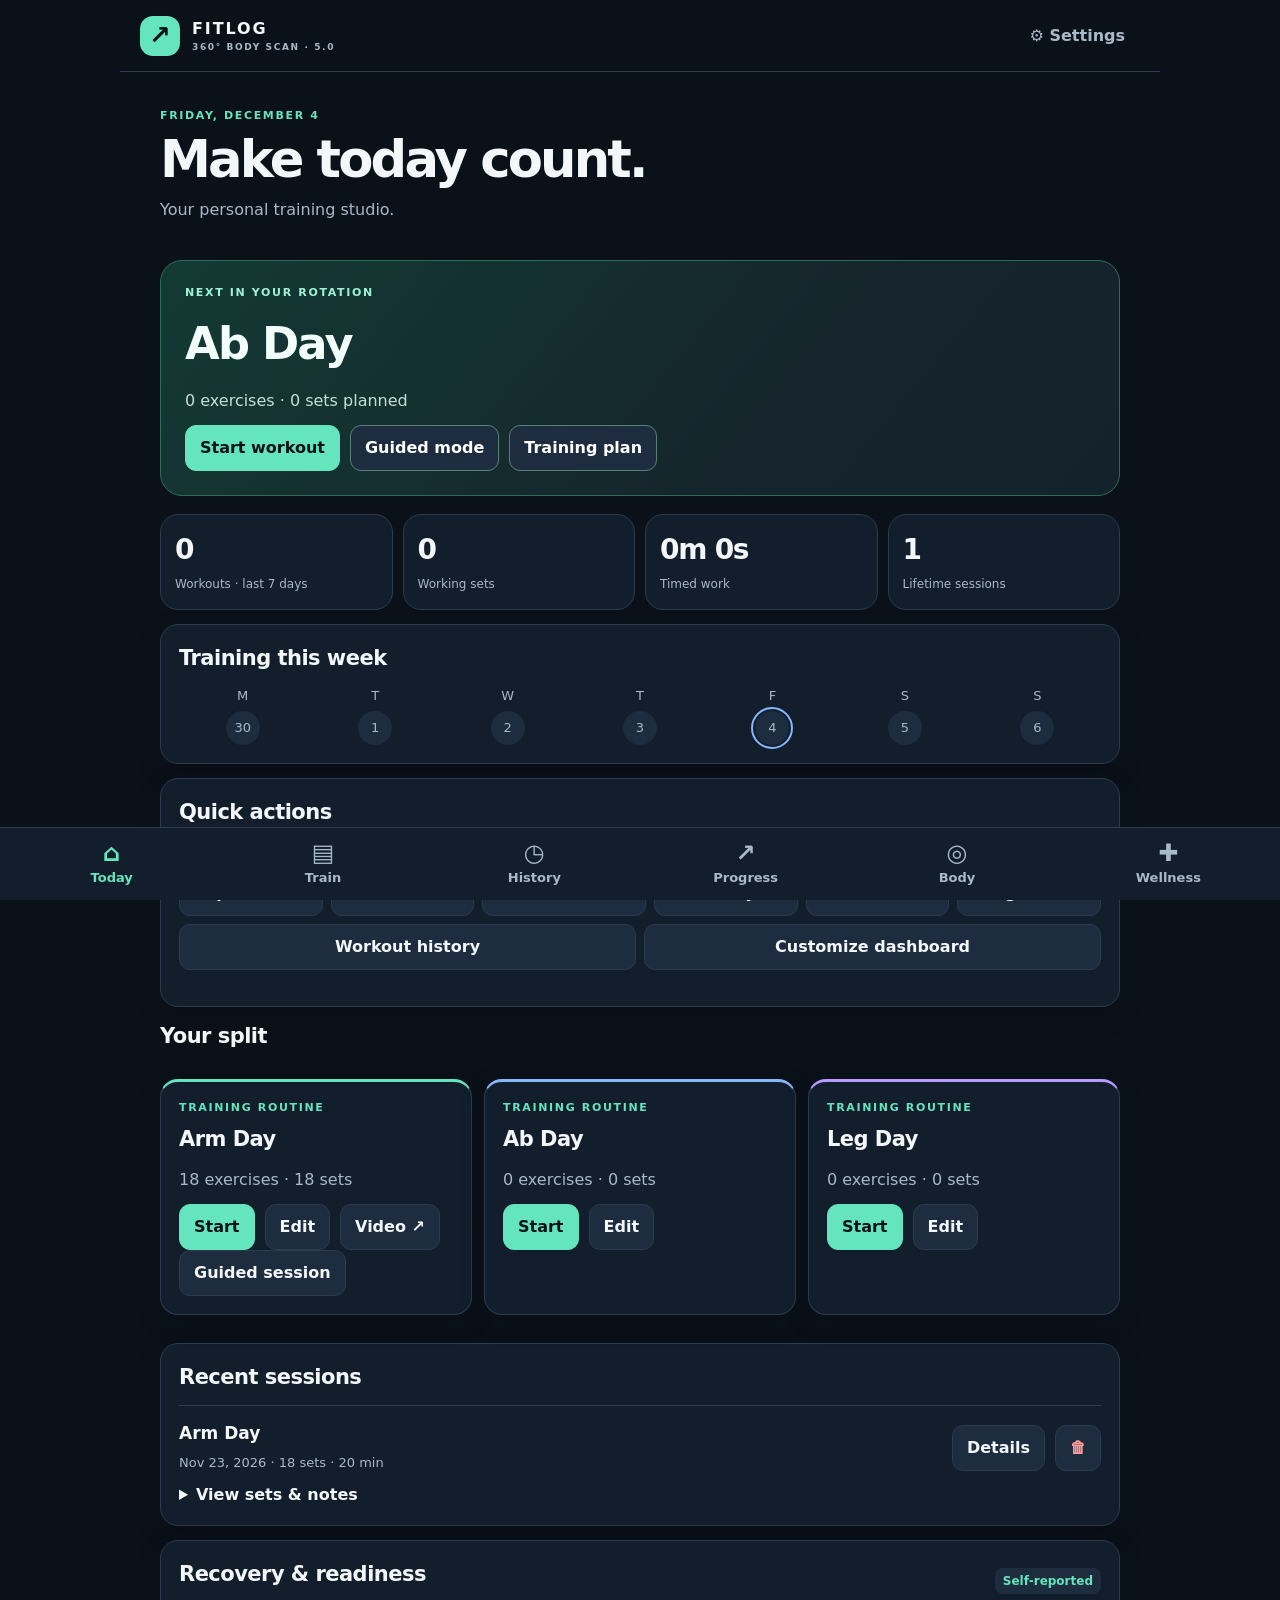
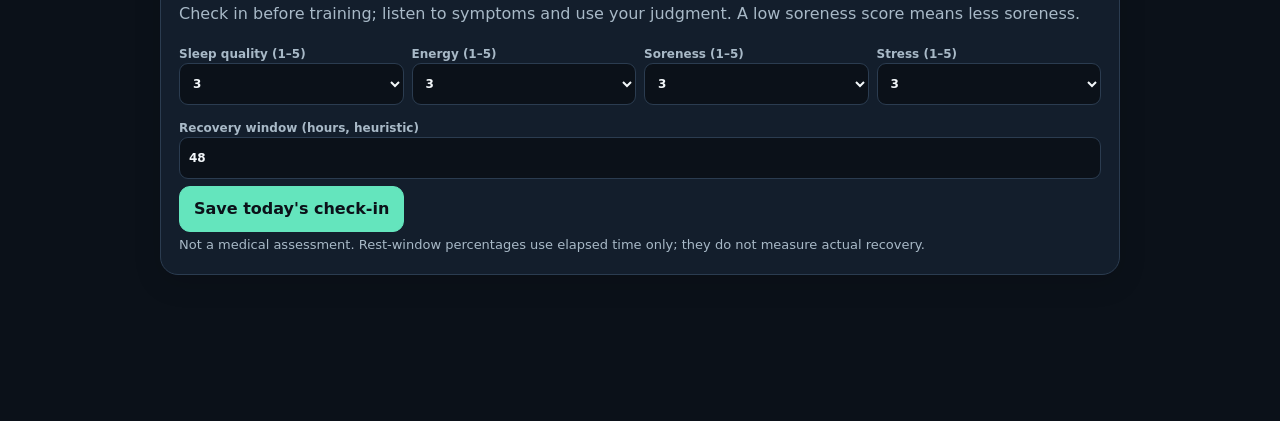
<file: index.html>
<!doctype html><html lang="en"><head><meta charset="utf-8"><meta name="viewport" content="width=device-width, initial-scale=1, viewport-fit=cover"><meta name="theme-color" content="#101820"><meta name="apple-mobile-web-app-capable" content="yes"><meta name="apple-mobile-web-app-status-bar-style" content="black-translucent"><style>[hidden]{display:none!important}</style><title>FitLog 5.0 — 360° Body Scan</title><link rel="manifest" href="manifest.webmanifest"><link rel="apple-touch-icon" href="icon-192.png"><link rel="stylesheet" href="style.css"><script src="app.js" defer></script><script src="library.js" defer></script><script src="pro.js" defer></script><script src="v3-core.js" defer></script><script src="v3-training.js" defer></script><script src="v3-ui.js" defer></script><script src="v3-sync.js" defer></script><link rel="stylesheet" href="v3.css"><link rel="stylesheet" href="body-studio.css"><script src="body-mesh.js" defer></script><script src="body-fit.js" defer></script><script src="body-view.js" defer></script><script src="body-studio.js" defer></script><link rel="stylesheet" href="scan.css"><script src="scan-core.js" defer></script><script src="scan-ui.js" defer></script></head><body><header><div class="brand"><span class="logo">↗</span><div>FITLOG <small>360° BODY SCAN · 5.0</small></div></div><button class="quiet" data-nav="settings" aria-label="Settings">⚙ Settings</button></header><main id="app" tabindex="-1"></main><aside id="timer" hidden></aside><nav id="nav" aria-label="Main navigation"><button data-nav="home"><span>⌂</span>Today</button><button data-nav="routines"><span>▤</span>Train</button><button data-nav="history"><span>◷</span>History</button><button data-nav="progress"><span>↗</span>Progress</button><button data-nav="body"><span>◎</span>Body</button><button data-nav="wellness"><span>✚</span>Wellness</button></nav><div id="toast" role="status" aria-live="polite"></div><input id="importFile" type="file" accept="application/json,.json" hidden><noscript>Enable JavaScript to use FitLog.</noscript></body></html>
</file>
<file: style.css>
:root{color-scheme:dark;--bg:#101820;--panel:#18252f;--panel2:#202f3b;--text:#f3f7fa;--muted:#a8b9c7;--line:#304350;--accent:#69e0bc;--blue:#7eb9ff;--warn:#ffc786;--danger:#ff9a9a;--shadow:0 10px 30px #0002;font:16px/1.5 system-ui,-apple-system,BlinkMacSystemFont,'Segoe UI',sans-serif}*{box-sizing:border-box}body{margin:0;background:var(--bg);color:var(--text);padding-bottom:calc(92px + env(safe-area-inset-bottom));}body.light{color-scheme:light;--bg:#f1f5f7;--panel:#fff;--panel2:#e8f0f4;--text:#102530;--muted:#526873;--line:#c6d5db;--accent:#087f67;--blue:#1768a5;--warn:#985400;--danger:#b52235;--shadow:0 8px 24px #2342}header{display:flex;align-items:center;justify-content:space-between;max-width:1040px;margin:auto;padding:20px 20px 12px}.brand{display:flex;align-items:center;gap:12px;font-weight:900;letter-spacing:.12em;line-height:1.2}.brand small{display:block;color:var(--muted);font-size:9px;letter-spacing:.18em;margin-top:4px}.logo{background:var(--accent);color:var(--bg);font-size:26px;display:grid;place-items:center;width:40px;height:40px;border-radius:13px;letter-spacing:0}main{max-width:1000px;margin:auto;padding:12px 20px 40px;outline:none}h1,h2,h3,p{margin:0 0 12px}h1{font-size:clamp(28px,5vw,42px);letter-spacing:-.045em;line-height:1.12}h2{font-size:21px;letter-spacing:-.025em}h3{font-size:17px}p{color:var(--muted)}small,.muted{color:var(--muted);font-size:13px}.eyebrow{font-size:11px;font-weight:800;letter-spacing:.15em;color:var(--accent);text-transform:uppercase;margin:0 0 8px}.panel{background:var(--panel);border:1px solid var(--line);border-radius:18px;padding:18px;margin:14px 0;box-shadow:var(--shadow)}.hero{background:linear-gradient(130deg,var(--panel2),var(--panel));border:1px solid var(--line);padding:22px;border-radius:22px;margin:18px 0}.row{display:flex;align-items:center;gap:10px;flex-wrap:wrap}.spread{justify-content:space-between}.grid{display:grid;grid-template-columns:repeat(auto-fit,minmax(min(100%,240px),1fr));gap:12px}.stats{display:grid;grid-template-columns:repeat(2,1fr);gap:10px;margin:14px 0}.stat{background:var(--panel);border:1px solid var(--line);border-radius:15px;padding:14px}.stat b{display:block;font-size:27px;letter-spacing:-.045em;font-variant-numeric:tabular-nums}.stat span{font-size:12px;color:var(--muted)}button,.button{font:inherit;font-weight:700;border:1px solid var(--line);border-radius:11px;padding:10px 14px;background:var(--panel2);color:var(--text);cursor:pointer;text-decoration:none;display:inline-flex;justify-content:center;align-items:center;gap:6px;min-height:44px}button:disabled{opacity:.45;cursor:not-allowed}button.primary,.button.primary{background:var(--accent);color:var(--bg);border-color:var(--accent)}button.quiet{background:transparent;color:var(--muted);border-color:transparent}.danger{color:var(--danger)}.full{width:100%}a{color:var(--blue)}label{display:block;color:var(--muted);font-size:12px;font-weight:650;margin:7px 0}input,select,textarea{display:block;width:100%;font:inherit;background:var(--bg);color:var(--text);border:1px solid var(--line);border-radius:9px;padding:9px;min-height:42px}input[type=checkbox]{width:22px;height:22px;min-height:0;accent-color:var(--accent)}textarea{resize:vertical;min-height:75px}input:focus,select:focus,textarea:focus,button:focus-visible,a:focus-visible{outline:2px solid var(--accent);outline-offset:2px}.fields{display:grid;grid-template-columns:repeat(auto-fit,minmax(105px,1fr));gap:8px}.fieldwide{grid-column:1/-1}.tag{display:inline-block;background:var(--panel2);color:var(--accent);border-radius:8px;padding:4px 8px;font-size:12px;font-weight:700}.routine{border-top:3px solid var(--accent)}.routine:nth-child(2){border-top-color:var(--blue)}.routine:nth-child(3){border-top-color:#b99aff}.exercise{border-top:1px solid var(--line);padding:15px 0}.exercise:last-child{padding-bottom:0}.exercise h3{margin-bottom:3px}.setgrid{display:grid;grid-template-columns:34px minmax(48px,1fr) minmax(48px,1fr) minmax(48px,1fr) 38px;gap:6px;align-items:center;margin:6px 0}.setgrid input{padding:6px;min-width:0;text-align:center}.setgrid .check{height:42px;padding:0;color:var(--muted)}.setgrid .check.done{background:var(--accent);color:var(--bg);border-color:var(--accent)}.setgrid.head{font-size:11px;color:var(--muted);text-align:center}.setextra{display:flex;gap:8px;align-items:center;padding-left:40px;margin-bottom:10px}.setextra label{flex:1;margin:0}.setextra select{font-size:13px;min-height:34px;padding:5px}.bar{height:9px;background:var(--panel2);border-radius:10px;overflow:hidden;margin:9px 0}.bar>span{display:block;background:var(--accent);height:100%;border-radius:10px}.cal{display:grid;grid-template-columns:repeat(7,1fr);gap:4px;text-align:center}.day{min-height:38px;padding:5px 0;border-radius:8px;background:var(--panel2);font-size:13px}.day.logged{background:var(--accent);color:var(--bg);font-weight:800}.day.today{outline:1px solid var(--blue)}.empty{padding:20px 0;color:var(--muted);text-align:center}.chart{display:flex;align-items:flex-end;height:150px;gap:5px;margin:15px 0 5px;border-bottom:1px solid var(--line)}.chart>div{flex:1;min-width:0;display:flex;flex-direction:column;align-items:center;justify-content:flex-end;height:100%}.chart i{display:block;width:65%;background:var(--accent);border-radius:6px 6px 0 0;min-height:0}.chart small{font-size:10px;white-space:nowrap}.chartlabels{display:flex;justify-content:space-between;color:var(--muted);font-size:12px}nav{position:fixed;bottom:0;left:0;right:0;display:flex;justify-content:center;background:var(--panel);border-top:1px solid var(--line);padding:6px 6px calc(7px + env(safe-area-inset-bottom));z-index:5}nav button{flex:1;max-width:220px;display:flex;flex-direction:column;gap:1px;border:0;background:transparent;font-size:11px;color:var(--muted);padding:6px}nav button span{font-size:24px;line-height:1.1}nav button.active{color:var(--accent)}#timer{position:fixed;bottom:calc(76px + env(safe-area-inset-bottom));left:50%;transform:translateX(-50%);width:min(95%,540px);z-index:8;border:1px solid var(--accent);background:var(--panel);box-shadow:0 5px 30px #0005;border-radius:15px;padding:12px}#timer strong{font-size:27px;font-variant-numeric:tabular-nums}#toast{position:fixed;bottom:calc(84px + env(safe-area-inset-bottom));left:50%;transform:translateX(-50%);background:var(--accent);color:var(--bg);padding:10px 15px;border-radius:10px;z-index:10;display:none;width:max-content;max-width:90vw;font-weight:700;font-size:14px}details summary{cursor:pointer;font-weight:700}details{margin-top:9px}.nowrap{white-space:nowrap}.notice{border-left:3px solid var(--warn);padding:9px 12px;background:var(--panel2);border-radius:8px;font-size:13px;color:var(--muted)}.linkrow{overflow-wrap:anywhere}.sep{border-top:1px solid var(--line);margin:12px 0}body.timer-open{padding-bottom:190px}@media(min-width:650px){.stats{grid-template-columns:repeat(4,1fr)}.setgrid{grid-template-columns:60px repeat(3,minmax(85px,1fr)) 54px}.setextra{padding-left:66px}}@media(max-width:390px){main{padding-left:12px;padding-right:12px}.panel{padding:12px}.setgrid{gap:4px}.setextra{padding-left:0}}
/* FitLog Pro design system */
:root{--bg:#0b1119;--panel:#131e2c;--panel2:#1d2c3e;--line:#2b3c50;--accent:#64e5bd;--blue:#85b8ff;--map-empty:#53647a;--map-mid:#e0a74c;--map-high:#36bc95;--shadow:0 8px 28px #0002}body.light{--map-empty:#c2cdd6;--map-mid:#c48c20;--map-high:#159d76}header{position:sticky;top:0;background:var(--bg);z-index:4;padding-top:calc(13px + env(safe-area-inset-top));border-bottom:1px solid var(--line)}main{padding-top:24px}.hero{background:radial-gradient(ellipse at 90% 10%,#398b7c22,transparent 75%),var(--panel);border:1px solid #3f837a80;position:relative;padding:24px}.hero h2{font-size:clamp(26px,5vw,38px)}.panel,.stat{border-radius:18px}.stat b{font-size:clamp(20px,4vw,28px)}.quick-actions{display:grid;grid-template-columns:repeat(2,1fr);gap:8px;margin:18px 0}.library-grid{display:grid;grid-template-columns:repeat(auto-fit,minmax(min(100%,245px),1fr));gap:10px}.lib-card{display:flex;align-items:flex-start;flex-direction:column;margin:0;gap:6px}.lib-card h3,.lib-card p{margin:0}.lib-card p{font-size:14px;flex:1}.lib-card button{width:100%;margin-top:5px}.coach{padding:12px;border-left:3px solid var(--accent);background:var(--panel2);border-radius:8px;margin:12px 0;font-size:14px}.pro-extras{margin:14px 0}.pro-extras summary{color:var(--accent)}.pro-extras button{font-size:13px}.equipment-list,.goal-grid{display:grid;grid-template-columns:repeat(2,1fr);gap:10px}.goal-row{background:var(--panel2);border-radius:12px;padding:10px}.map-pair{display:grid;grid-template-columns:1fr 1fr;gap:12px;max-width:530px;margin:12px auto;text-align:center}.muscle-svg{display:block;width:100%;max-height:320px}.muscle-svg [role=button]{cursor:pointer;outline:none}.muscle-svg [role=button]:hover,.muscle-svg [role=button]:focus{stroke:var(--accent);stroke-width:4px}.legend{justify-content:center;font-size:12px;color:var(--muted)}.legend span{display:flex;align-items:center;gap:5px}.legend i{width:12px;height:12px;border-radius:3px;display:inline-block}.map-none{background:var(--map-empty)}.map-mid{background:var(--map-mid)}.map-high{background:var(--map-high)}.guide-card{text-align:center}.guide-card h2{margin-bottom:3px}.guide-card label{text-align:left}.timer-ring{width:170px;height:170px;margin:18px auto;border:8px solid var(--accent);border-radius:50%;display:flex;flex-direction:column;justify-content:center;align-items:center;box-shadow:0 0 30px #64e5bd18}.timer-ring strong{font-size:44px;font-variant-numeric:tabular-nums;letter-spacing:-.06em}.timer-ring span{font-size:12px;letter-spacing:.18em;color:var(--muted)}.center{justify-content:center}.video-panel iframe{display:block;width:100%;aspect-ratio:16/9;border:0;border-radius:12px}.photo-grid{display:grid;grid-template-columns:repeat(2,minmax(0,1fr));gap:12px;margin:12px 0}.photo-card{background:var(--panel2);padding:8px;border-radius:12px;overflow:hidden}.photo-grid img{display:block;width:100%;aspect-ratio:3/4;object-fit:contain;background:var(--bg);border-radius:9px}.photo-card button{min-height:34px;font-size:12px;padding:5px}.report-table{border-collapse:collapse;width:100%;font-size:13px;margin:10px 0 20px}.report-table th,.report-table td{text-align:left;padding:7px 6px;border-bottom:1px solid var(--line);overflow-wrap:anywhere}.report-table th{color:var(--muted)}.report-table tr{break-inside:avoid}#printReport{padding:15px;background:var(--panel);border-radius:15px;margin-top:12px}#app{min-height:70vh}.chart{overflow:hidden}.chart small{max-width:100%;overflow:hidden}.chart>div{min-width:0}.stats{grid-template-columns:repeat(2,minmax(0,1fr))}@media(min-width:650px){.stats{grid-template-columns:repeat(4,minmax(0,1fr))}.goal-grid{grid-template-columns:repeat(3,1fr)}.quick-actions{grid-template-columns:repeat(4,1fr)}.photo-grid{grid-template-columns:repeat(3,minmax(0,1fr))}.photo-grid.compare{grid-template-columns:repeat(2,minmax(0,1fr))}}@media print{body{background:#fff!important;color:#17232c!important;padding:0!important;--bg:#fff;--panel:#fff;--panel2:#edf1f4;--line:#ccd4da;--text:#17232c;--muted:#495866;--accent:#176e61;--shadow:none}body.report-mode header,body.report-mode nav,body.report-mode #timer,body.report-mode #toast,body.report-mode .no-print{display:none!important}main{max-width:none;padding:0}#printReport{margin:0;padding:0;background:white}h2{break-after:avoid}.stats{grid-template-columns:repeat(4,1fr)}.stat{padding:8px;break-inside:avoid}p{color:#495866}table{page-break-inside:auto}@page{margin:14mm}}
.week-strip{display:grid;grid-template-columns:repeat(7,minmax(0,1fr));gap:5px;text-align:center}.week-strip>div{display:flex;flex-direction:column;align-items:center;gap:5px}.week-strip span{width:34px;height:34px;display:grid;place-items:center;border-radius:50%;background:var(--panel2);font-size:13px;color:var(--muted)}.week-strip span.logged{background:var(--accent);color:var(--bg);font-weight:800}.week-strip span.today{outline:2px solid var(--blue);outline-offset:2px}
</file>
<file: v3.css>
:root{--v3-accent:#68e5bb}.dash-title{padding:12px 0 8px}.dash-title h1{font-size:clamp(2rem,6vw,3.2rem);letter-spacing:-.055em;line-height:1.05}.dash-hero{position:relative;overflow:hidden;background:linear-gradient(130deg,#133a35,#16252b 66%,#14222c);color:#f3fff9;border-color:#2c6c59}.dash-hero h2{font-size:clamp(1.9rem,5vw,2.8rem);letter-spacing:-.04em}.dash-hero .eyebrow{color:#9ff3d5}.dash-hero p{color:#c8dfd8}.dash-hero button:not(.primary){color:#fff;border-color:#568274}.history-row{padding-top:10px;border-bottom:1px solid var(--line,#35444a)}.select-log{font-size:.8rem;opacity:.8}.set-v3{margin:4px 0 12px;padding:8px;border-radius:8px}.achievement{padding:12px;border:1px solid #78838b;border-radius:10px}.achievement.earned{border-color:#39b38d;color:#37b18b}.timeline-img,.photo-overlay{position:relative;max-width:420px;aspect-ratio:3/4;overflow:hidden;background:#17212a;border-radius:12px}.timeline-img img,.photo-overlay img{width:100%;height:100%;object-fit:contain}.photo-overlay img{position:absolute;inset:0}.photo-overlay{margin-top:10px}#nav button{min-width:0;font-size:clamp(9px,2.7vw,13px);padding-inline:3px}.quick-actions{display:flex;flex-wrap:wrap;gap:8px}.quick-actions button{flex:1 1 125px}.row input[type=checkbox]{flex:none;width:18px;height:18px}.light .dash-hero{background:linear-gradient(120deg,#164e44,#20313d)}@media(max-width:420px){.history-row .row{flex-wrap:wrap}.set-v3 .fields{grid-template-columns:1fr 1fr}#nav{padding-inline:4px}}@media print{.achievement{color:#111!important}.no-print{display:none!important}.panel{break-inside:avoid}}
.heatmap{display:grid;grid-template-columns:repeat(7,1fr);gap:5px;margin:10px 0}.heatmap div{border:1px solid #64747c;border-radius:7px;text-align:center;padding:7px 0;font-size:.8rem}.heatmap .trained{background:#26735c;color:white;border-color:#54bb98}
</file>
<file: body-studio.css>
.bs-launch{background:linear-gradient(135deg,#183f48,#18312f);color:#f1faf9;border-color:#39776e}.bs-launch p{color:#cae7df}.bs-banner{background:linear-gradient(140deg,var(--panel),var(--panel2))}.bs-layout{display:grid;grid-template-columns:minmax(0,1.35fr) minmax(0,1fr);gap:14px;align-items:start}.bs-layout .panel{margin-top:0}.bs-stage{position:relative;border-radius:14px;overflow:hidden;background:#111823;border:1px solid #334553}.bs-stage canvas{width:100%;height:clamp(390px,62vh,650px);display:block;touch-action:none;cursor:grab}.bs-stage canvas:active{cursor:grabbing}.bs-stage canvas:focus-visible{outline:3px solid var(--accent);outline-offset:-4px}.bs-stage-tag{position:absolute;top:12px;left:12px;color:#bdd3e1;background:#111823b0;font-size:10px;letter-spacing:.13em;border-radius:5px;padding:5px 7px;pointer-events:none}.bs-controls{margin-top:10px;flex-wrap:wrap;gap:6px}.bs-controls button{padding:7px 10px;min-height:40px}.bs-region{border-top:1px solid var(--line);margin-top:12px;padding-top:12px}.bs-table{border-collapse:collapse;width:100%;font-size:12px;font-variant-numeric:tabular-nums}.bs-table td,.bs-table th{padding:7px 6px;border-bottom:1px solid var(--line);text-align:left;white-space:nowrap}.bs-table th{color:var(--muted)}.bs-scroll{max-height:460px;overflow:auto}.bs-measurements{display:grid;grid-template-columns:repeat(auto-fit,minmax(145px,1fr));gap:10px;margin-bottom:16px}.bs-sliders output{color:var(--accent);font-variant-numeric:tabular-nums}.bs-sliders input[type=range],#bsBlend{width:100%;accent-color:var(--accent)}.bs-photos{display:grid;grid-template-columns:repeat(auto-fit,minmax(120px,1fr));gap:10px}.bs-photos figure{margin:0}.bs-photos img{width:100%;max-height:260px;object-fit:contain;background:#111823;border-radius:10px}.bs-photos figcaption{font-size:12px;color:var(--muted)}.bs-export{margin-top:16px}.bs-import{flex:1;min-width:180px}.bs-visual .fields{margin-top:10px}.bs-layout .stats{grid-template-columns:repeat(2,minmax(0,1fr))}.bs-layout .stat{min-width:0}.bs-layout .stat strong{overflow-wrap:anywhere}.bs-layout details{margin-top:10px}.bs-layout summary{cursor:pointer;color:var(--accent)}.bs-layout .panel{overflow:auto}@media(max-width:760px){.bs-layout{grid-template-columns:1fr}.bs-stage canvas{height:clamp(375px,58vh,510px)}.bs-measurements{grid-template-columns:repeat(2,minmax(0,1fr))}.bs-layout .panel{padding:13px}.bs-export button{flex:1 1 130px}}@media(prefers-reduced-motion:reduce){.bs-stage{scroll-behavior:auto}}
</file>
<file: scan.css>
.scan-launch{border:1px solid #397d70}.scan-fields{display:grid;grid-template-columns:repeat(auto-fit,minmax(145px,1fr));gap:12px;margin:12px 0}.scan-slots{display:grid;grid-template-columns:repeat(4,1fr);gap:8px;margin:12px 0}.scan-slots button{padding:8px 4px;min-width:0}.scan-slots small,.scan-record small,.scan-kpis small{display:block;font-size:11px;font-weight:400}.scan-approved{outline:1px solid #64e5bd}.scan-camera{position:relative;max-width:400px;margin:12px auto;background:#111923;border-radius:12px;overflow:hidden;aspect-ratio:3/4}.scan-camera video{width:100%;height:100%;object-fit:contain}.scan-guide{position:absolute;inset:5% 22%;border:1px dashed #64e5bd;border-radius:40% 40% 15% 15%;pointer-events:none}.scan-preview{max-width:360px;margin:12px auto}.scan-preview canvas{width:100%;height:auto;max-height:520px;object-fit:contain;touch-action:none;border-radius:10px;background:#101820}.scan-stage{position:relative;max-width:650px;margin:auto;height: min(68vh,650px);min-height:390px}.scan-stage canvas{width:100%;height:100%;border-radius:12px;touch-action:none}.scan-stage #scanLines{position:absolute;inset:0;pointer-events:none}.scan-file{display:inline-block;flex:1;min-width:130px;margin:8px 0}.scan-file input{display:block;width:100%;font-size:12px}.scan-status{margin:12px 0;padding:12px;border:1px solid #3e675f;border-radius:8px;overflow-wrap:anywhere}.scan-kpis{display:grid;grid-template-columns:repeat(2,1fr);gap:8px;margin:12px 0}.scan-kpis>div{padding:12px;background:rgba(110,160,160,.10);border-radius:8px}.scan-table{overflow:auto;margin:10px 0}.scan-table table{width:100%;border-collapse:collapse;font-size:13px}.scan-table th,.scan-table td{text-align:left;padding:8px;border-bottom:1px solid #44525c;white-space:nowrap}.scan-record{display:flex;align-items:center;justify-content:space-between;flex-wrap:wrap;gap:6px;padding:10px 0;border-bottom:1px solid #44525c}.scan-record .row{gap:5px}.scan-status:empty{display:none}@media(max-width:480px){.scan-fields{grid-template-columns:repeat(2,minmax(0,1fr))}.scan-slots{grid-template-columns:repeat(3,1fr)}.scan-stage{min-height:360px}.scan-camera{max-height:420px}.scan-kpis{grid-template-columns:1fr 1fr}}
</file>
